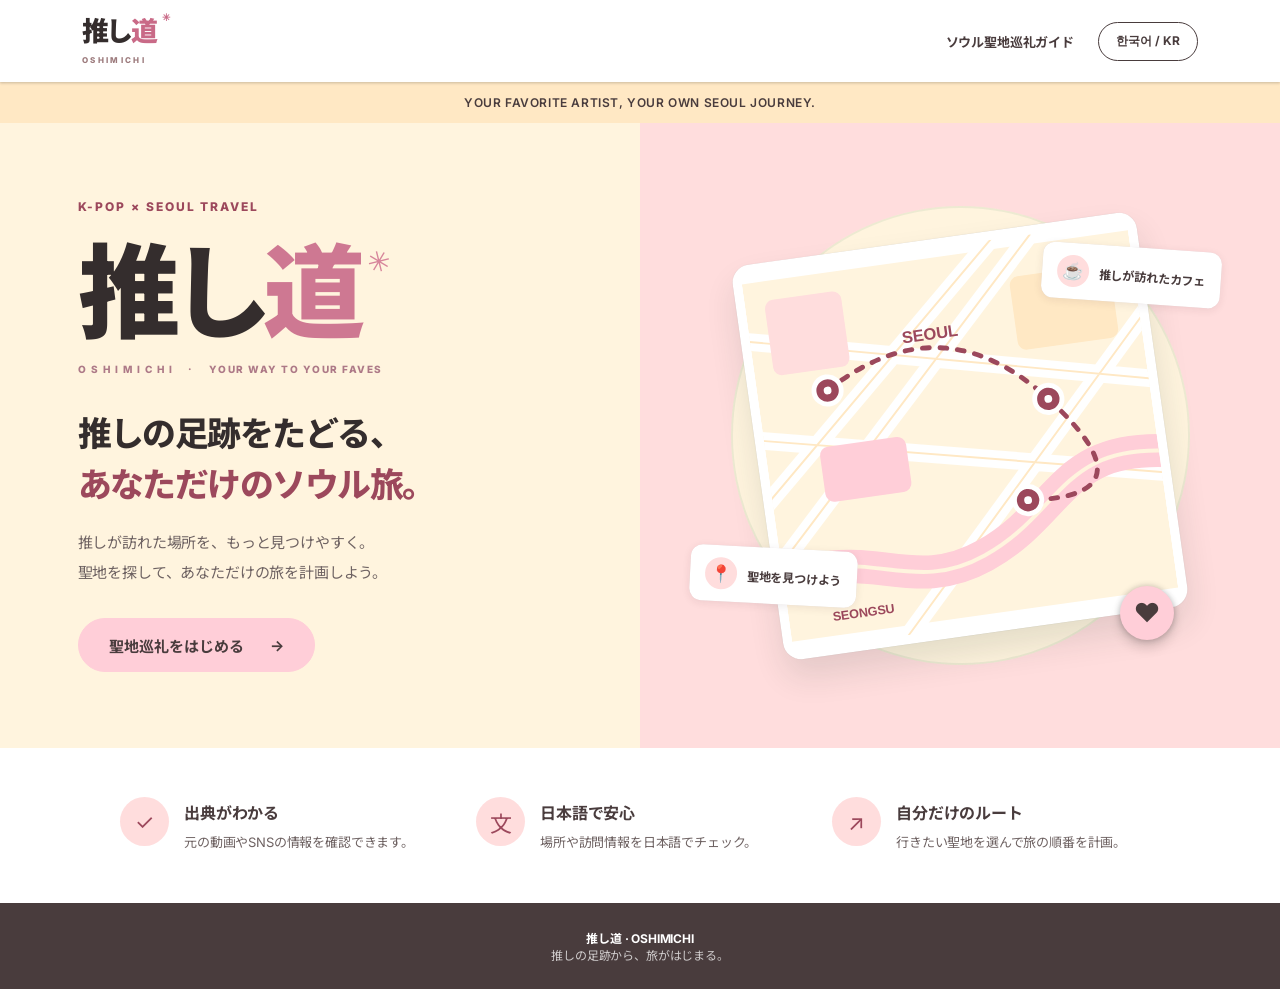
<file: oshimichi_step02_bilingual.html>
<!DOCTYPE html>
<html lang="ja">
<head>
<meta charset="UTF-8" />
<meta name="viewport" content="width=device-width, initial-scale=1.0" />
<meta name="theme-color" content="#FFF4DE" />
<title>推し道 | あなたの「好き」を旅に</title>
<link rel="preconnect" href="https://fonts.googleapis.com">
<link rel="preconnect" href="https://fonts.gstatic.com" crossorigin>
<link href="https://fonts.googleapis.com/css2?family=Inter:wght@400;500;600;700;800&family=Noto+Sans+JP:wght@400;500;600;700;800;900&display=swap" rel="stylesheet">
<style>
:root {--green:#9C485C;--accent:#FFCED8;--deep:#493C3D;--sage:#FFDDDD;--cream:#FFF4DE;--ceramic:#FFE8C4;--white:#fff;--ink:#342D2D;--muted:#6E6262;--shadow:0 0 0.5px rgba(65,35,40,.12),0 2px 8px rgba(65,35,40,.09)}
*{box-sizing:border-box}html{scroll-behavior:smooth}body{margin:0;background:var(--cream);font-family:'Inter','Noto Sans JP',sans-serif;letter-spacing:-.01em;color:var(--ink)}button{font:inherit;cursor:pointer}button:focus-visible{outline:3px solid #9C485C;outline-offset:3px}header{height:82px;background:var(--white);box-shadow:0 1px 3px rgba(0,0,0,.1),0 2px 2px rgba(0,0,0,.06),0 0 2px rgba(0,0,0,.07);position:relative;z-index:3}.nav{max-width:1180px;padding:0 32px;margin:auto;height:100%;display:flex;align-items:center;justify-content:space-between}.logo{display:flex;align-items:center;gap:12px;color:var(--deep);font-size:22px;font-weight:900;letter-spacing:-.06em}.logo-mark{display:grid;place-items:center;width:43px;height:43px;border:2px solid var(--green);border-radius:50%;background:var(--accent);font-size:20px;color:var(--green)}.nav-right{display:flex;align-items:center;gap:24px}.nav-label{font-size:13px;color:var(--deep);font-weight:700}.language{border:1px solid var(--deep);border-radius:50px;padding:9px 17px;background:white;color:var(--deep);font-size:12px;font-weight:700}.topnote{background:var(--ceramic);color:var(--deep);padding:13px 24px;text-align:center;font-size:12px;font-weight:600;letter-spacing:.05em}.hero{min-height:610px;display:grid;grid-template-columns:1fr 1fr;background:var(--cream)}.hero-copy{display:flex;justify-content:center;align-items:center;padding:76px 60px}.copy-inner{max-width:485px;width:100%}.eyebrow{color:var(--green);font-size:12px;font-weight:800;letter-spacing:.16em;margin-bottom:22px}.hero h1{font-size:clamp(64px,7vw,110px);font-weight:900;color:var(--green);line-height:1.12;letter-spacing:-.085em;margin:0}.romaji{font-size:13px;font-weight:800;letter-spacing:.34em;color:#9C485C;margin:9px 0 33px}.hero h2{font-size:clamp(26px,2.65vw,39px);font-weight:800;line-height:1.5;margin:0 0 18px;letter-spacing:-.045em}.hero h2 em{font-style:normal;color:var(--green)}.description{font-size:15px;line-height:2;color:#6E6262;margin:0 0 30px}.cta{border:1px solid var(--accent);background:var(--accent);border-radius:50px;color:var(--deep);min-height:54px;padding:15px 30px;font-size:15px;font-weight:700;display:inline-flex;align-items:center;justify-content:center;gap:26px;transition:transform .2s ease,background .2s ease}.cta:hover{background:#F6B5C4}.cta:active,.outline:active,.group:active{transform:scale(.95)}.hero-visual{background:var(--sage);display:grid;place-items:center;padding:48px;position:relative;overflow:hidden}.illustration{width:min(100%,510px);aspect-ratio:1/1;position:relative;display:grid;place-items:center}.circle{position:absolute;inset:5%;border-radius:50%;background:#FFF4DE;box-shadow:inset 0 0 0 2px rgba(0,98,65,.07)}.city-map{width:80%;height:78%;position:relative;z-index:1;background:#fff;border-radius:18px;transform:rotate(-8deg);box-shadow:0 0 1px rgba(0,0,0,.16),0 18px 32px rgba(30,57,50,.12);overflow:hidden;border:9px solid white}.city-map svg{display:block;width:100%;height:100%}.map-tag{position:absolute;z-index:2;box-shadow:var(--shadow);background:#fff;border-radius:12px;padding:12px 15px;display:flex;align-items:center;gap:10px;font-weight:700;color:var(--deep);font-size:12px}.map-tag span{background:var(--sage);border-radius:50%;width:32px;height:32px;display:grid;place-items:center;font-size:17px}.tag-one{top:13%;right:-1%;transform:rotate(4deg)}.tag-two{bottom:17%;left:-3%;transform:rotate(3deg)}.circle-pin{position:absolute;right:8%;bottom:10%;z-index:2;width:54px;height:54px;border-radius:50%;background:var(--accent);color:var(--deep);display:grid;place-items:center;font-size:26px;box-shadow:0 0 6px rgba(0,0,0,.24),0 8px 12px rgba(0,0,0,.14)}.benefits{background:#fff;padding:49px 24px}.benefits-inner{max-width:1040px;margin:auto;display:grid;grid-template-columns:repeat(3,1fr);gap:28px}.benefit{display:flex;gap:15px;align-items:flex-start}.benefit-icon{flex-shrink:0;width:49px;height:49px;border-radius:50%;display:grid;place-items:center;background:var(--sage);color:var(--green);font-size:22px}.benefit strong{display:block;font-size:16px;color:var(--deep);margin:3px 0 7px}.benefit p{font-size:13px;color:var(--muted);margin:0;line-height:1.7}.footer{background:var(--deep);color:rgba(255,255,255,.74);font-size:12px;padding:26px 24px;text-align:center}.footer b{color:#fff}.selection{display:none;min-height:650px;background:var(--cream);padding:80px 24px 100px}.selection.active{display:block}.selection-inner{max-width:750px;margin:0 auto}.back{border:0;background:transparent;color:var(--green);font-size:14px;font-weight:700;padding:9px 0;margin-bottom:42px}.step{font-size:12px;font-weight:800;color:var(--green);letter-spacing:.14em}.selection h2{font-size:clamp(31px,5vw,47px);color:var(--deep);line-height:1.35;margin:14px 0}.selection .sub{font-size:15px;line-height:1.85;color:var(--muted);margin:0 0 38px}.group-grid{display:grid;grid-template-columns:repeat(2,minmax(0,1fr));gap:20px}.group{min-height:184px;background:#fff;border:2px solid transparent;border-radius:12px;box-shadow:var(--shadow);padding:24px;display:flex;flex-direction:column;justify-content:space-between;text-align:left;transition:border-color .2s,transform .2s}.group:hover,.group:focus-visible{border-color:var(--accent)}.group-icon{font-size:29px;color:var(--green)}.group-bottom{display:flex;align-items:end;justify-content:space-between;gap:10px}.group strong{font-size:22px;color:var(--deep)}.group small{display:block;font-size:12px;color:var(--muted);margin-top:7px}.group .arrow{color:var(--green);font-size:23px}.notice{display:none;background:var(--sage);border-radius:12px;color:var(--deep);padding:16px 20px;font-size:13px;line-height:1.6;margin-top:22px}.notice.show{display:block}.sr-only{position:absolute;width:1px;height:1px;padding:0;margin:-1px;overflow:hidden;clip:rect(0,0,0,0);white-space:nowrap;border:0}
@media(max-width:900px){.hero-copy{padding:65px 32px}.hero-visual{padding:25px}.illustration{width:100%}.hero{min-height:560px}.benefits-inner{gap:17px}}
@media(max-width:700px){header{height:66px}.nav{padding:0 20px}.logo{font-size:19px}.logo-mark{width:38px;height:38px;font-size:19px}.nav-label{display:none}.topnote{font-size:10px;padding:11px 12px}.hero{display:flex;flex-direction:column}.hero-copy{padding:57px 26px 45px;text-align:center}.copy-inner{max-width:500px}.hero h1{font-size:82px}.eyebrow{font-size:11px;margin-bottom:14px}.romaji{margin-bottom:27px}.hero h2{font-size:26px}.description{font-size:13px;margin-bottom:27px}.cta{width:100%;max-width:360px}.hero-visual{min-height:330px;padding:22px 50px}.illustration{width:min(100%,340px);aspect-ratio:1/0.87}.city-map{width:77%;height:90%}.map-tag{font-size:10px;padding:8px 10px}.tag-one{right:-8%;top:8%}.tag-two{left:-8%;bottom:11%}.benefits{padding:34px 26px}.benefits-inner{grid-template-columns:1fr;gap:25px}.selection{padding:48px 24px;min-height:calc(100svh - 66px)}.group-grid{grid-template-columns:1fr;gap:13px}.group{min-height:135px}.back{margin-bottom:27px}}
@media(prefers-reduced-motion:reduce){*,*::before,*::after{transition:none!important;scroll-behavior:auto!important}}

/* Brand and artist-choice redesign — pastel system */
.logo{gap:5px;flex-direction:column;align-items:flex-start;line-height:1;position:relative}
.logo-jp{font-size:27px;font-weight:900;letter-spacing:-.1em;position:relative;color:#342d2d;white-space:nowrap}
.logo-jp>span{color:#c96a87}.logo-spark{font-size:10px;color:#c96a87;position:absolute;top:-6px;right:-15px;font-style:normal;letter-spacing:0}
.logo-en{font-size:8px;font-weight:800;letter-spacing:.29em;margin-top:6px;color:#9c7a7c}
.hero-brand{display:flex;align-items:flex-start;gap:11px}
.hero-brand h1{color:#342d2d;letter-spacing:-.09em;font-size:clamp(72px,8vw,116px)}
.hero-brand h1 span{color:#ce7892}
.hero-star{color:#d7859b;font-size:28px;margin-top:9px;transform:rotate(-14deg)}
.romaji{letter-spacing:.15em;color:#ad7987;font-size:10px;margin-top:10px}
.selection{padding:31px 24px 92px;min-height:calc(100svh - 82px);background:#FFF4DE;position:relative;overflow:hidden}
.selection::before{content:"";position:absolute;width:330px;height:330px;border-radius:50%;background:#FFE8C4;opacity:.55;top:-160px;right:-130px;pointer-events:none}
.selection-inner{max-width:930px;position:relative;z-index:1}
.selection-nav{display:flex;align-items:center;justify-content:space-between;margin-bottom:45px}
.selection .back{margin:0;color:#604c4d;border:1px solid #ecd7ca;background:#fffdf8;border-radius:30px;padding:10px 19px;font-size:13px;transition:transform .2s}
.selection .back:hover{transform:translateX(-3px)}
.selection-index{font-size:13px;font-weight:800;color:#b56b81;letter-spacing:.12em}.selection-index span{color:#b9a5a1}
.selection-intro{text-align:center;margin:0 auto 38px}
.selection .step{display:inline-flex;align-items:center;gap:11px;color:#bb7890;font-size:10px;letter-spacing:.22em}
.step-line{display:inline-block;width:21px;height:1px;background:#bb7890}
.selection h2{font-size:clamp(39px,5.5vw,64px);font-weight:900;color:#403435;line-height:1.27;letter-spacing:-.065em;margin:17px 0 13px}
.selection h2 em{font-style:normal;color:#cd7995}.title-heart{font-weight:500;color:#d989a2;display:inline-block;transform:rotate(13deg);padding-left:8px}
.selection .sub{font-size:13px;line-height:2;color:#8e7b77;margin:0}
.selection-rule{display:flex;align-items:center;justify-content:space-between;margin:0 0 16px;color:#bc9e98;font-size:10px;font-weight:800;letter-spacing:.18em}
.selection-rule span:last-child{color:#cf9aaa;letter-spacing:.45em}
.selection .group-grid{gap:21px}
.selection .group{min-height:0;display:flex;padding:0;overflow:hidden;border:1px solid rgba(117,78,77,.09);border-radius:18px;box-shadow:0 1px 2px rgba(92,54,45,.05),0 7px 22px rgba(92,54,45,.055);background:#fff;transition:transform .25s ease,box-shadow .25s ease,border-color .25s ease;position:relative}
.selection .group:hover,.selection .group:focus-visible{transform:translateY(-6px);border-color:#d79da9;box-shadow:0 6px 12px rgba(92,54,45,.06),0 20px 35px rgba(92,54,45,.10)}
.group-art{display:block;position:relative;height:260px;width:100%;overflow:hidden;isolation:isolate;text-align:left}
.twice .group-art{background:#FFCED8}.skz .group-art{background:#FFE8C4}
.group-art::after{content:"";position:absolute;inset:15px;border:1px solid rgba(255,255,255,.62);border-radius:10px;pointer-events:none}
.art-orbit{position:absolute;border:1px solid rgba(255,255,255,.7);border-radius:50%;width:280px;height:280px;left:37%;top:-60%;transform:rotate(22deg)}
.orbit-two{width:310px;height:310px;left:-28%;top:46%;border-color:rgba(255,255,255,.4)}
.art-word{display:block;position:absolute;left:9%;top:27%;line-height:.88;letter-spacing:-.09em;font-weight:900;z-index:1;transform:rotate(-8deg)}
.twice-word{font-size:clamp(65px,8vw,112px);color:#fff;letter-spacing:-.11em;text-shadow:0 5px 0 rgba(198,107,133,.14)}
.skz-word{font-size:clamp(59px,7vw,93px);color:#6d5354;letter-spacing:-.095em;top:14%;transform:rotate(-5deg)}
.skz-word span{font-size:25px;vertical-align:top;margin-left:12px;color:#bc768c}
.art-mini{position:absolute;bottom:49px;left:9%;font-size:10px;letter-spacing:.21em;font-weight:800;color:#925d6c;z-index:2}
.skz .art-mini{color:#77625d}.art-symbol{position:absolute;right:7%;top:8%;font-size:58px;font-weight:300;color:#fff;transform:rotate(18deg)}
.art-counter{position:absolute;right:9%;bottom:23px;font-size:9px;font-weight:800;color:#91676b;letter-spacing:.12em;z-index:1}
.group-info{display:flex;align-items:center;justify-content:space-between;padding:21px 23px 22px;min-height:93px;text-align:left;gap:12px}
.group-name{display:block}.selection .group strong{display:block;font-size:23px;letter-spacing:-.04em;color:#3d3534;line-height:1.2}
.selection .group small{font-size:12px;margin-top:6px;color:#9a8985}
.group-arrow{background:#FFF4DE;color:#8b6770;width:43px;height:43px;display:grid;place-items:center;border-radius:50%;font-size:22px;transition:background .2s,transform .2s;flex-shrink:0}
.group:hover .group-arrow{background:#FFCED8;transform:rotate(45deg)}
.selection-bottom{display:flex;align-items:center;justify-content:center;gap:10px;margin-top:27px;color:#977c7a;font-size:12px}
.selection-bottom p{margin:0}.tiny-heart{color:#d58da1;font-size:20px}
.selection .notice{background:#FFDDDD;max-width:580px;margin:24px auto 0;text-align:center;border:1px solid #f0c1c7}
@media(max-width:700px){.hero-brand{justify-content:center}.hero-brand h1{font-size:83px}.hero-star{font-size:20px}.logo-jp{font-size:23px}.logo-en{font-size:7px}.selection{padding:22px 20px 65px;min-height:calc(100svh - 66px)}.selection-nav{margin-bottom:31px}.selection-intro{margin-bottom:28px}.selection h2{font-size:44px}.selection .sub{font-size:12px}.selection .group-grid{grid-template-columns:repeat(2,minmax(0,1fr));gap:12px}.selection .group{border-radius:15px}.group-art{height:190px}.group-art::after{inset:9px}.twice-word{font-size:clamp(38px,9vw,72px);left:8%;top:34%}.skz-word{font-size:clamp(37px,8vw,65px);left:9%;top:22%}.skz-word span{font-size:12px;margin-left:4px}.art-mini{font-size:7px;bottom:36px;left:8%;letter-spacing:.08em}.art-counter{font-size:7px;bottom:15px}.art-symbol{font-size:32px}.group-info{min-height:81px;padding:13px 12px}.selection .group strong{font-size:clamp(16px,4.4vw,21px)}.selection .group small{font-size:10px}.group-arrow{width:31px;height:31px;font-size:18px}.selection-rule{font-size:9px}.selection-bottom{font-size:11px;text-align:center}}
@media(max-width:370px){.selection .group-grid{gap:9px}.group-art{height:160px}.twice-word{font-size:37px}.skz-word{font-size:36px}.group-info{padding:13px 9px}.group-arrow{width:27px;height:27px}.selection h2{font-size:39px}}

/* Step 02 + bilingual controls */
.language{transition:background .2s,transform .2s;min-height:39px}.language:hover{background:#FFF4DE}.language:active{transform:scale(.95)}
.member-page{display:none;min-height:calc(100svh - 82px);padding:32px 24px 90px;background:#FFF4DE;position:relative;overflow:hidden}.member-page.active{display:block}.member-wrap{max-width:930px;margin:auto;position:relative;z-index:1}.member-page:before{content:"";position:absolute;width:340px;height:340px;border-radius:50%;background:#FFDDDD;right:-170px;top:-170px;opacity:.65}.member-page .selection-nav{margin-bottom:30px}.member-header{text-align:center;margin:0 auto 30px}.member-header .step{color:#bb7890;font-size:10px;letter-spacing:.22em;font-weight:800}.member-header h2{font-size:clamp(34px,5vw,54px);line-height:1.28;letter-spacing:-.055em;margin:14px 0;color:#403435}.member-header h2 em{font-style:normal;color:#c67892}.member-header p{color:#8b7777;font-size:14px;line-height:1.8}.selected-band{margin:0 auto 27px;max-width:550px;border-radius:50px;background:#fff;box-shadow:var(--shadow);padding:12px 22px;text-align:center;font-size:13px;color:#826e6b}.selected-band strong{color:#9C485C}.member-grid{display:grid;grid-template-columns:repeat(3,minmax(0,1fr));gap:14px}.member-card{border:2px solid transparent;background:white;border-radius:17px;min-height:145px;padding:20px 16px;position:relative;text-align:left;display:flex;flex-direction:column;justify-content:space-between;box-shadow:var(--shadow);transition:transform .2s,border-color .2s,background .2s}.member-card:hover{transform:translateY(-4px);border-color:#e7a9b9}.member-card[aria-pressed="true"]{background:#FFDDDD;border-color:#ca7b92}.member-card .number{color:#bc8795;font-size:11px;font-weight:800;letter-spacing:.12em}.member-card .decor{position:absolute;right:16px;top:10px;color:#f0c0cb;font-size:27px}.member-card strong{font-size:21px;color:#453839;letter-spacing:-.025em}.member-card small{display:block;margin-top:5px;color:#9e8786;font-size:11px}.member-card .tick{position:absolute;right:15px;bottom:16px;border:1px solid #efc4ce;border-radius:50%;height:25px;width:25px;display:grid;place-items:center;color:#b27085;font-size:12px}.member-card[aria-pressed="true"] .tick{background:#9C485C;color:white;border-color:#9C485C}.member-footer{display:flex;align-items:center;justify-content:center;gap:15px;margin-top:31px;flex-wrap:wrap}.member-footer .cta:disabled{opacity:.55;cursor:not-allowed}.member-caption{font-size:12px;color:#917c7b;margin-top:20px;text-align:center;line-height:1.8}.member-result{display:none;max-width:540px;margin:22px auto 0;background:#fff;border:1px solid #f1c5cf;padding:19px 22px;border-radius:13px;color:#6d5354;text-align:center;font-size:14px;line-height:1.8}.member-result.show{display:block}
@media(max-width:700px){.member-page{min-height:calc(100svh - 66px);padding:22px 20px 55px}.member-grid{grid-template-columns:repeat(2,minmax(0,1fr));gap:11px}.member-card{min-height:125px;padding:16px 13px}.member-card strong{font-size:18px}.member-header h2{font-size:37px}.member-header p{font-size:12px}.member-page .selection-nav{margin-bottom:24px}.member-card .decor{font-size:21px}.member-card .tick{right:12px;bottom:12px}}
</style>
</head>
<body>
<header><div class="nav"><div class="logo" aria-label="推し道 OSHIMICHI"><span class="logo-jp">推し<span>道</span><i class="logo-spark" aria-hidden="true">✳</i></span><span class="logo-en">OSHIMICHI</span></div><div class="nav-right"><span class="nav-label">ソウル聖地巡礼ガイド</span><button class="language" id="langSwitch" aria-label="언어 변경">한국어 / KR</button></div></div></header>
<div class="topnote">YOUR FAVORITE ARTIST, YOUR OWN SEOUL JOURNEY.</div>
<main>
<section class="hero" id="home">
 <div class="hero-copy"><div class="copy-inner">
  <div class="eyebrow">K-POP × SEOUL TRAVEL</div>
  <div class="hero-brand"><h1>推し<span>道</span></h1><span class="hero-star" aria-hidden="true">✳</span></div><p class="romaji">O S H I M I C H I　 ·　 YOUR WAY TO YOUR FAVES</p>
  <h2>推しの足跡をたどる、<br><em>あなただけのソウル旅。</em></h2>
  <p class="description">推しが訪れた場所を、もっと見つけやすく。<br>聖地を探して、あなただけの旅を計画しよう。</p>
  <button class="cta" id="start">聖地巡礼をはじめる <span aria-hidden="true">→</span></button>
 </div></div>
 <div class="hero-visual"><div class="illustration" aria-label="ソウルの聖地をつなぐ旅行マップのイラスト" role="img">
  <div class="circle"></div>
  <div class="city-map"><svg viewBox="0 0 400 370" xmlns="http://www.w3.org/2000/svg" aria-hidden="true"><rect width="400" height="370" fill="#FFF4DE"/><path d="M-20 55L420 158M-10 160L420 255M-10 300L300 -10M110 390L420 70M-20 240L270 -20" stroke="#fff" stroke-width="18"/><path d="M-20 55L420 158M-10 160L420 255M-10 300L300 -10M110 390L420 70M-20 240L270 -20" stroke="#FFE8C4" stroke-width="2"/><path d="M-20 315C85 270 120 344 208 310S300 205 420 232" stroke="#FFCED8" stroke-width="34" fill="none"/><path d="M-20 315C85 270 120 344 208 310S300 205 420 232" stroke="#FFF4DE" stroke-width="4" fill="none"/><rect x="20" y="20" width="79" height="78" rx="9" fill="#FFDDDD"/><rect x="272" y="31" width="104" height="76" rx="9" fill="#FFE8C4"/><rect x="55" y="177" width="89" height="57" rx="9" fill="#FFCED8"/><path d="M72 120 Q200 45 295 160 T260 260" fill="none" stroke="#9C485C" stroke-width="5" stroke-dasharray="7 11" stroke-linecap="round"/><g fill="#9C485C" stroke="#fff" stroke-width="5"><circle cx="72" cy="120" r="14"/><circle cx="295" cy="160" r="14"/><circle cx="260" cy="260" r="14"/></g><g fill="#fff"><circle cx="72" cy="120" r="4"/><circle cx="295" cy="160" r="4"/><circle cx="260" cy="260" r="4"/></g><text x="155" y="83" font-family="Arial,sans-serif" font-weight="700" fill="#9C485C" font-size="17">SEOUL</text><text x="45" y="355" font-family="Arial,sans-serif" font-weight="700" fill="#9C485C" font-size="13">SEONGSU</text></svg></div>
  <div class="map-tag tag-one"><span>☕</span> 推しが訪れたカフェ</div>
  <div class="map-tag tag-two"><span>📍</span> 聖地を見つけよう</div>
  <div class="circle-pin" aria-hidden="true">♥</div>
 </div></div>
</section>
<section class="benefits" aria-label="サービスの特徴"><div class="benefits-inner">
 <div class="benefit"><div class="benefit-icon" aria-hidden="true">✓</div><div><strong>出典がわかる</strong><p>元の動画やSNSの情報を確認できます。</p></div></div>
 <div class="benefit"><div class="benefit-icon" aria-hidden="true">文</div><div><strong>日本語で安心</strong><p>場所や訪問情報を日本語でチェック。</p></div></div>
 <div class="benefit"><div class="benefit-icon" aria-hidden="true">↗</div><div><strong>自分だけのルート</strong><p>行きたい聖地を選んで旅の順番を計画。</p></div></div>
</div></section>
<section class="selection" id="selection" aria-hidden="true">
 <div class="selection-inner">
  <div class="selection-nav"><button class="back" id="back" aria-label="ホームに戻る">← <span>戻る</span></button><span class="selection-index">01 <span>/ 03</span></span></div>
  <div class="selection-intro"><span class="step"><span class="step-line"></span> STEP 01 · PICK YOUR ARTIST</span>
  <h2>誰と、ソウルを<span class="title-heart">♡</span><br><em>旅したい？</em></h2>
  <p class="sub">まずは好きなグループを選んでね。<br>あなたの推しの足跡を探しに行こう。</p></div>
  <div class="selection-rule"><span>CHOOSE YOUR FAVORITE</span><span>✳ &nbsp; ✳ &nbsp; ✳</span></div>
  <div class="group-grid">
   <button class="group twice" data-name="TWICE" aria-label="TWICEを選択">
    <span class="group-art" aria-hidden="true"><span class="art-orbit orbit-one"></span><span class="art-orbit orbit-two"></span><span class="art-word twice-word">TWICE</span><span class="art-mini">ONE IN A MILLION</span><span class="art-symbol">♡</span><span class="art-counter">01 / GIRL GROUP</span></span>
    <span class="group-info"><span class="group-name"><strong>TWICE</strong><small>ガールズグループ</small></span><span class="group-arrow" aria-hidden="true">↗</span></span>
   </button>
   <button class="group skz" data-name="Stray Kids" aria-label="Stray Kidsを選択">
    <span class="group-art" aria-hidden="true"><span class="art-orbit orbit-one"></span><span class="art-orbit orbit-two"></span><span class="art-word skz-word">Stray<br>Kids<span>✦</span></span><span class="art-mini">YOU MAKE STRAY KIDS STAY</span><span class="art-counter">02 / BOY GROUP</span></span>
    <span class="group-info"><span class="group-name"><strong>Stray Kids</strong><small>ボーイズグループ</small></span><span class="group-arrow" aria-hidden="true">↗</span></span>
   </button>
  </div>
  <div class="selection-bottom"><span class="tiny-heart">♡</span><p>推しを選ぶと、関連する聖地を探せるよ。</p></div>
  <div class="notice" id="notice" role="status" aria-live="polite"></div>
 </div>
</section>

<section class="member-page" id="members" aria-hidden="true">
 <div class="member-wrap">
  <div class="selection-nav"><button class="back" id="memberBack">← <span data-i18n="back">戻る</span></button><span class="selection-index">02 <span>/ 03</span></span></div>
  <div class="member-header"><span class="step">✳ &nbsp; STEP 02 · PICK YOUR BIAS</span><h2 data-i18n-html="memberTitle">あなたの<em>推し</em>は誰？ ♡</h2><p data-i18n-html="memberDesc">好きなメンバーを選んでね。<br>全員を選んでもOK！</p></div>
  <div class="selected-band"><span data-i18n="selectedGroup">選んだグループ</span> · <strong id="groupLabel">TWICE</strong></div>
  <div class="member-grid" id="memberGrid"></div>
  <div class="member-footer"><button class="cta" id="memberNext" disabled><span data-i18n="memberNext">この推しで進む</span> <span aria-hidden="true">→</span></button></div>
  <p class="member-caption" data-i18n="memberFoot">メンバーはいつでも選び直せるよ ♡</p>
  <div class="member-result" id="memberResult" role="status" aria-live="polite"></div>
 </div>
</section>
</main>
<footer class="footer"><b>推し道 · OSHIMICHI</b><br>推しの足跡から、旅がはじまる。</footer>
<script>
const translations={
 ja:{nav:'ソウル聖地巡礼ガイド',eyebrow:'K-POP × SEOUL TRAVEL',heroTitle:'推しの足跡をたどる、<br><em>あなただけのソウル旅。</em>',heroDesc:'推しが訪れた場所を、もっと見つけやすく。<br>聖地を探して、あなただけの旅を計画しよう。',start:'聖地巡礼をはじめる',tag1:'推しが訪れたカフェ',tag2:'聖地を見つけよう',benefit1:'出典がわかる',benefit1d:'元の動画やSNSの情報を確認できます。',benefit2:'日本語で安心',benefit2d:'場所や訪問情報を日本語でチェック。',benefit3:'自分だけのルート',benefit3d:'行きたい聖地を選んで旅の順番を計画。',back:'戻る',step1Title:'誰と、ソウルを<span class="title-heart">♡</span><br><em>旅したい？</em>',step1Desc:'まずは好きなグループを選んでね。<br>あなたの推しの足跡を探しに行こう。',girl:'ガールズグループ',boy:'ボーイズグループ',step1Foot:'推しを選ぶと、関連する聖地を探せるよ。',footer:'推しの足跡から、旅がはじまる。',memberTitle:'あなたの<em>推し</em>は誰？ ♡',memberDesc:'好きなメンバーを選んでね。<br>全員を選んでもOK！',selectedGroup:'選んだグループ',memberNext:'この推しで進む',memberFoot:'メンバーはいつでも選び直せるよ ♡',all:'全員',allSub:'グループ全体',result:(g,m)=>`${g} · ${m} を選択しました ♡<br>聖地マップは次の制作ステップで追加予定です。`},
 ko:{nav:'서울 K-POP 성지순례 가이드',eyebrow:'K-POP × SEOUL TRAVEL',heroTitle:'최애의 발자취를 따라,<br><em>나만의 서울 여행.</em>',heroDesc:'최애가 다녀간 장소를 더 쉽게 찾아보세요.<br>성지를 발견하고 나만의 여행을 계획해 보세요.',start:'성지순례 시작하기',tag1:'최애가 방문한 카페',tag2:'성지 찾아보기',benefit1:'확인 가능한 출처',benefit1d:'원본 영상과 SNS 정보를 확인할 수 있어요.',benefit2:'편리한 일본어 안내',benefit2d:'장소와 방문 정보를 일본어로 제공해요.',benefit3:'나만의 여행 동선',benefit3d:'가고 싶은 성지를 골라 방문 순서를 계획해요.',back:'돌아가기',step1Title:'누구와 서울을<span class="title-heart">♡</span><br><em>여행하고 싶어?</em>',step1Desc:'먼저 좋아하는 그룹을 선택해 줘.<br>최애의 발자취를 찾아 떠나자.',girl:'걸그룹',boy:'보이그룹',step1Foot:'최애를 선택하면 관련된 성지를 찾아볼 수 있어요.',footer:'최애의 발자취에서 여행이 시작됩니다.',memberTitle:'당신의 <em>최애</em>는 누구? ♡',memberDesc:'좋아하는 멤버를 선택해 줘.<br>전체 멤버를 선택해도 좋아!',selectedGroup:'선택한 그룹',memberNext:'이 최애로 계속하기',memberFoot:'멤버는 언제든 다시 선택할 수 있어요 ♡',all:'전체 멤버',allSub:'그룹 전체',result:(g,m)=>`${g} · ${m} 선택 완료 ♡<br>성지 지도는 다음 제작 단계에서 추가할 예정이에요.`}
};
const memberData={TWICE:[['NAYEON','ナヨン','나연'],['JEONGYEON','ジョンヨン','정연'],['MOMO','モモ','모모'],['SANA','サナ','사나'],['JIHYO','ジヒョ','지효'],['MINA','ミナ','미나'],['DAHYUN','ダヒョン','다현'],['CHAEYOUNG','チェヨン','채영'],['TZUYU','ツウィ','쯔위']], 'Stray Kids':[['BANG CHAN','バンチャン','방찬'],['LEE KNOW','リノ','리노'],['CHANGBIN','チャンビン','창빈'],['HYUNJIN','ヒョンジン','현진'],['HAN','ハン','한'],['FELIX','フィリックス','필릭스'],['SEUNGMIN','スンミン','승민'],['I.N','アイエン','아이엔']]};
let language='ja',selectedGroup='',selectedMember=null,currentPage='home';
const home=document.querySelector('#home'),benefits=document.querySelector('.benefits'),selection=document.querySelector('#selection'),members=document.querySelector('#members');
function showPage(page){currentPage=page;home.hidden=page!=='home';home.style.display=page==='home'?'':'none';benefits.hidden=page!=='home';selection.classList.toggle('active',page==='selection');members.classList.toggle('active',page==='members');selection.setAttribute('aria-hidden',String(page!=='selection'));members.setAttribute('aria-hidden',String(page!=='members'));window.scrollTo(0,0)}
function renderMembers(){const d=translations[language],grid=document.querySelector('#memberGrid');grid.replaceChildren();const items=[['ALL',d.all,d.allSub],...memberData[selectedGroup].map(x=>[x[0],language==='ja'?x[1]:x[2],x[0]])];items.forEach((x,i)=>{const b=document.createElement('button');b.className='member-card';b.type='button';b.setAttribute('aria-pressed',String(selectedMember===x[0]));b.innerHTML='<span class="number">'+(i===0?'♡':String(i).padStart(2,'0'))+'</span><span class="decor">✳</span><span><strong></strong><small></small></span><span class="tick">'+(selectedMember===x[0]?'✓':'＋')+'</span>';b.querySelector('strong').textContent=x[1];b.querySelector('small').textContent=x[2];b.addEventListener('click',()=>{selectedMember=x[0];document.querySelector('#memberResult').classList.remove('show');renderMembers()});grid.appendChild(b)});document.querySelector('#memberNext').disabled=!selectedMember;document.querySelector('#groupLabel').textContent=selectedGroup}
function translate(){const d=translations[language];document.documentElement.lang=language;document.querySelector('#langSwitch').textContent=language==='ja'?'한국어 / KR':'日本語 / JP';const sels={'.nav-label':'nav','.eyebrow':'eyebrow','.description':'heroDesc','.hero h2':'heroTitle','.cta#start':'start','.tag-one':'tag1','.tag-two':'tag2','.benefit:nth-child(1) strong':'benefit1','.benefit:nth-child(1) p':'benefit1d','.benefit:nth-child(2) strong':'benefit2','.benefit:nth-child(2) p':'benefit2d','.benefit:nth-child(3) strong':'benefit3','.benefit:nth-child(3) p':'benefit3d','.selection h2':'step1Title','.selection .sub':'step1Desc','.twice .group-info small':'girl','.skz .group-info small':'boy','.selection-bottom p':'step1Foot','.footer':'footer'};Object.entries(sels).forEach(([sel,key])=>{const el=document.querySelector(sel);if(el){if(['heroTitle','heroDesc','step1Title','step1Desc'].includes(key))el.innerHTML=d[key];else if(key==='start')el.firstChild.textContent=d[key]+' ';else if(key==='tag1'||key==='tag2')el.lastChild.textContent=' '+d[key];else if(key==='footer')el.innerHTML='<b>推し道 · OSHIMICHI</b><br>'+d[key];else el.textContent=d[key]}});document.querySelectorAll('[data-i18n]').forEach(el=>el.textContent=d[el.dataset.i18n]);document.querySelectorAll('[data-i18n-html]').forEach(el=>el.innerHTML=d[el.dataset.i18nHtml]);if(selectedGroup)renderMembers();if(document.querySelector('#memberResult').classList.contains('show'))showResult();}
function showResult(){const d=translations[language];const entry=memberData[selectedGroup].find(m=>m[0]===selectedMember);const name=entry?(language==='ja'?entry[1]:entry[2]):d.all;const result=document.querySelector('#memberResult');result.innerHTML=d.result(selectedGroup,name);result.classList.add('show')}
document.querySelector('#langSwitch').addEventListener('click',()=>{language=language==='ja'?'ko':'ja';translate()});document.querySelector('#start').addEventListener('click',()=>showPage('selection'));document.querySelector('#back').addEventListener('click',()=>showPage('home'));document.querySelector('#memberBack').addEventListener('click',()=>showPage('selection'));document.querySelectorAll('.group').forEach(btn=>btn.addEventListener('click',()=>{selectedGroup=btn.dataset.name;selectedMember=null;document.querySelector('#memberResult').classList.remove('show');renderMembers();showPage('members')}));document.querySelector('#memberNext').addEventListener('click',showResult);translate();
</script>
</body>
</html>
</file>
